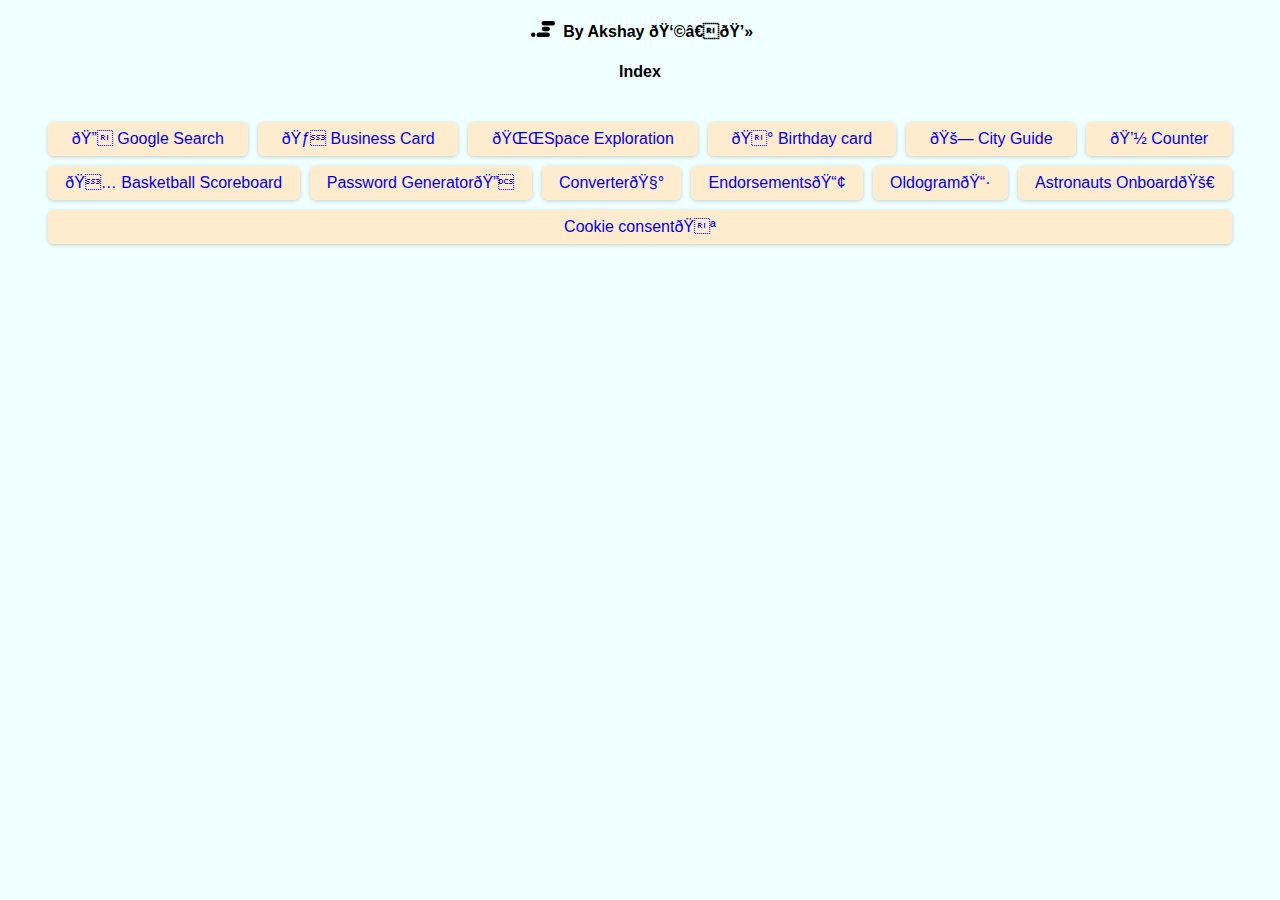
<file: index.html>
<!DOCTYPE html>
<html>

<head>
    <meta name="viewport" content="width=device-width, initial-scale=1.0">
    <title>Scrimba</title>
    <link rel="stylesheet" href="style.css" />
    <meta class="e-ay" content="text/html;charset=utf-8">

    <!-- favicons -->
    <link rel="apple-touch-icon" sizes="180x180" href="/assets/apple-touch-icon.png">
    <link rel="icon" type="image/png" sizes="32x32" href="/assets/favicon-32x32.png">
    <link rel="icon" type="image/png" sizes="16x16" href="/assets/favicon-16x16.png">
    <link rel="manifest" href="/site.webmanifest">
</head>

<body>

    <h4>
        <svg xmlns="http://www.w3.org/2000/svg" width="32" height="16" viewBox="0 0 108 72">
            <rect x="48" width="60" height="20" rx="10"></rect>
            <rect x="25" y="52" width="60" height="20" rx="10"></rect>
            <rect x="49" y="26" width="36" height="20" rx="10"></rect>
            <rect y="52" width="20" height="20" rx="10"></rect>
        </svg>
        By Akshay 👩‍💻
    </h4>
    <h4>Index</h4>
    <ul>
        <li><a href="google-clone/search.html">🔍 Google Search</a></li>
        <li><a href="/business-card/card.html">🃏 Business Card</a></li>
        <li><a href="/space-exploration/space-exploration.html">🌌Space Exploration</a></li>
        <li><a href="/birthday-card/card.html">🍰 Birthday card</a></li>
        <li><a href="/city-guide/city.html">🚗 City Guide</a></li>
        <li><a href="/counter/counter.html">💽 Counter</a></li>
        <li><a href="/basketball-scoreboard/score.html">🏅 Basketball Scoreboard</a></li>
        <li on><a href="/password-generator/generator.html">Password Generator🔐</a></li>
        <li><a href="/converter/converter.html">Converter🧰</a></li>
        <li><a href="/endorsements/endorsements.html">Endorsements📢</a></li>
        <li><a href="/oldogram/oldogram.html">Oldogram📷</a></li>
        <li><a href="/astronauts-onboard/astronauts-onboard.html">Astronauts Onboard🚀</a></li>
        <li><a href="/cookie-consent/cookies.html">Cookie consent🍪</a></li>
    </ul>
</body>

</html>
</file>
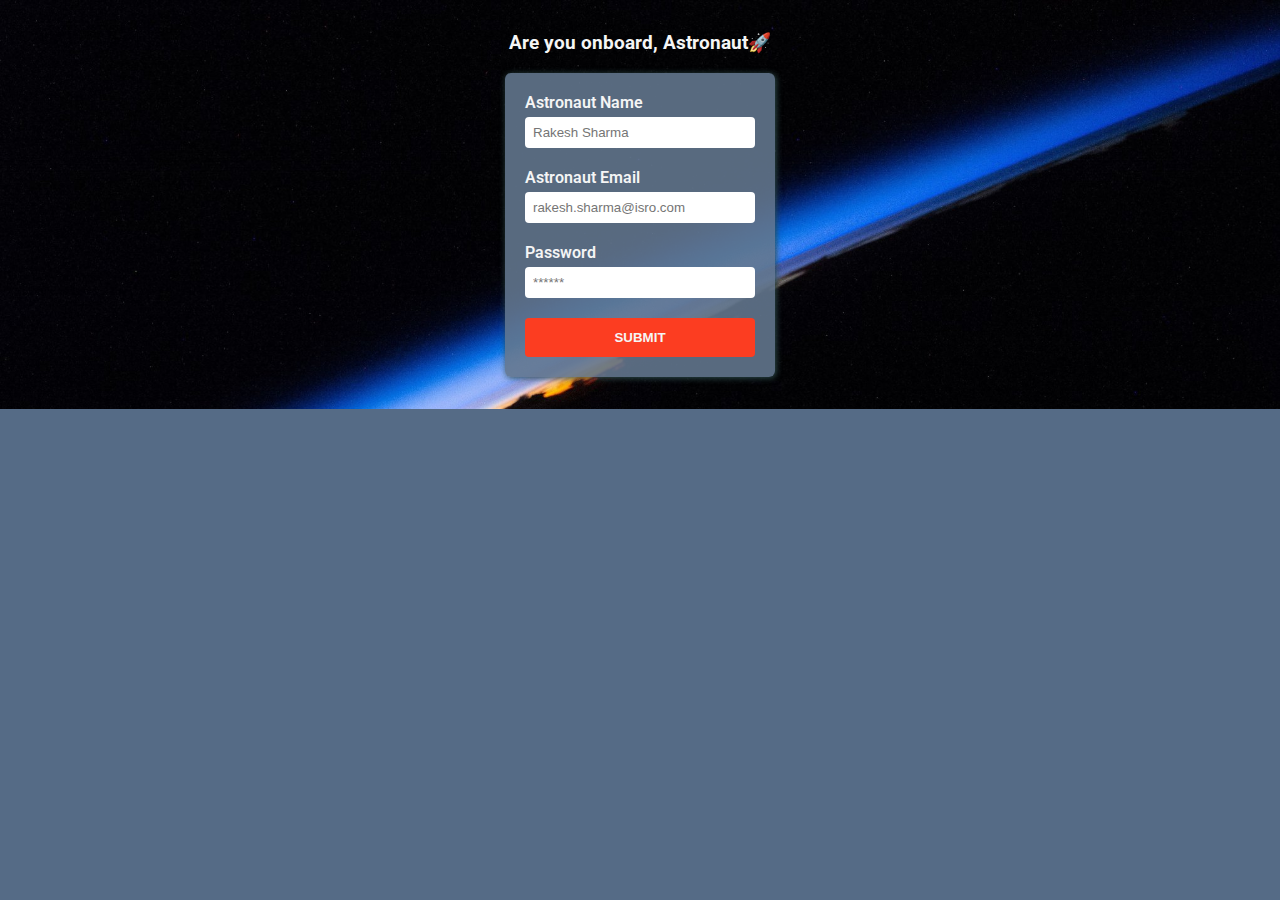
<file: astronauts-onboard/astronauts-onboard.html>
<!DOCTYPE html>
<html>

<head>
    <meta name="viewport" content="width=device-width, initial-scale=1.0" />
    <title>Astronauts Onboard🚀</title>
    <link rel="stylesheet" href="/astronauts-onboard/astronauts-onboard.css">

    <link rel="preconnect" href="https://fonts.googleapis.com">
    <link rel="preconnect" href="https://fonts.gstatic.com" crossorigin>
    <link href="https://fonts.googleapis.com/css2?family=Roboto:wght@400;500;700&display=swap" rel="stylesheet">
</head>

<body>
    <div class="container">

        <header>
            <h3>Are you onboard, Astronaut🚀</h3>
        </header>

        <main>
            <form id="onboarding-form">

                <label for="astronautName">Astronaut Name</label>
                <input type="text" name="astronautName" id="astronautName" placeholder="Rakesh Sharma" required>

                <label for="astronautEmail">Astronaut Email</label>
                <input type="email" name="astronautEmail" id="astronautEmail" placeholder="rakesh.sharma@isro.com"
                    required>

                <label for="password">Password</label>
                <input type="password" name="password" id="password" placeholder="******" required>

                <button id="submit-btn" type="submit">Submit</button>

            </form>

    </div>
    <div class="onboarding-data">
        <ol id="onboard-data-ol"></ol>
    </div>
    </main>


    <script src="/astronauts-onboard/astronauts-onboard.js"></script>
</body>

</html>
</file>
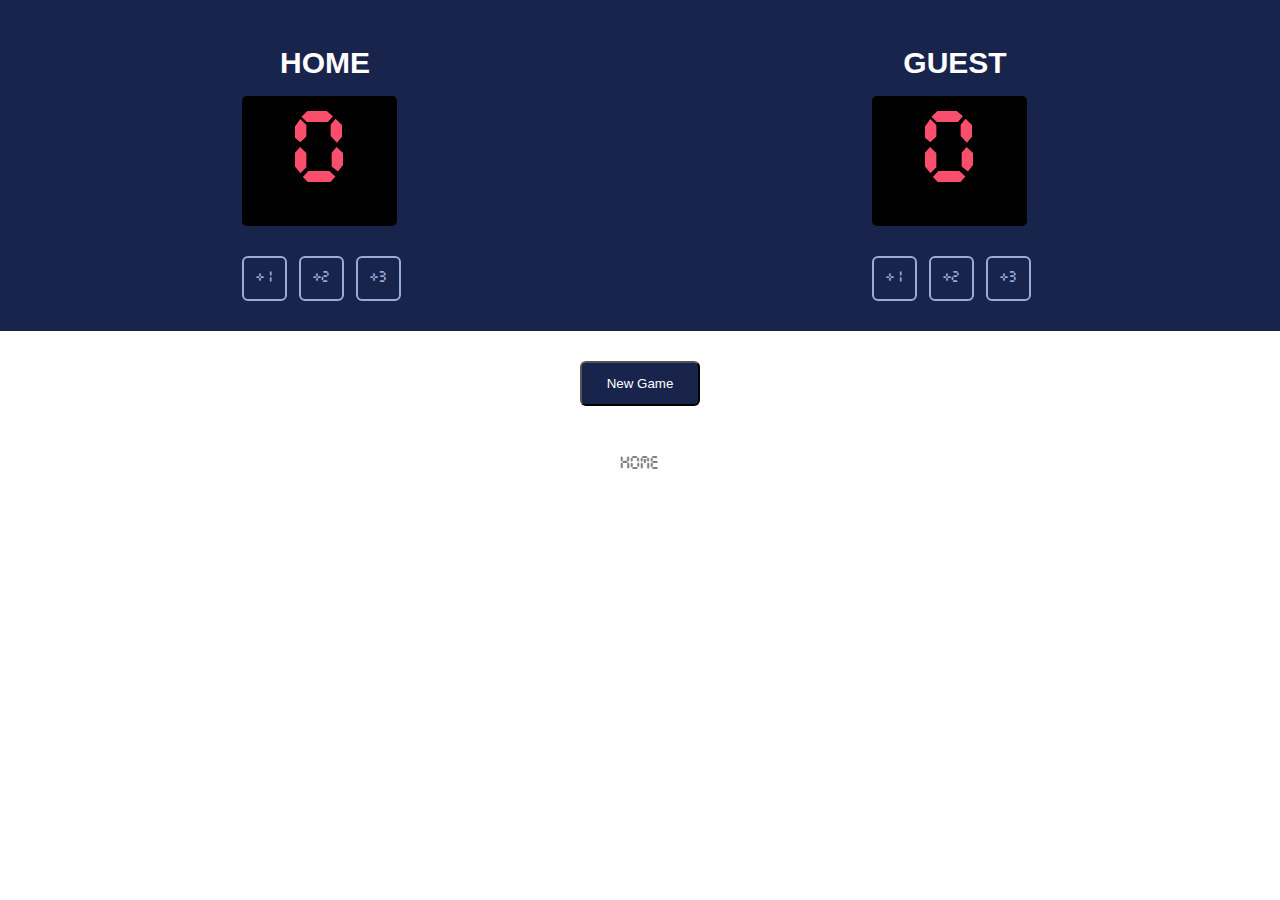
<file: basketball-scoreboard/score.html>
<!DOCTYPE html>
<html lang="en">

<head>
    <title>Basketball Scoreboard</title>
    <link rel="stylesheet" href="/basketball-scoreboard/style-score.css" />
</head>

<body>
    <div class="container">
        <div>
            <h3 class="team-name" id="home-el">HOME</h3>
            <h1 class="score" id="home-score">0</h1>
            <button class="score-handler" onclick="plusOne('home')">+1</button>
            <button class="score-handler" onclick="plusTwo('home')">+2</button>
            <button class="score-handler" onclick="plusThree('home')">+3</button>
        </div>
        <div>
            <h3 class="team-name" id="guest-el">GUEST</h3>
            <h1 class="score" id="guest-score">0</h1>
            <button class="score-handler" onclick="plusOne('guest')">+1</button>
            <button class="score-handler" onclick="plusTwo('guest')">+2</button>
            <button class="score-handler" onclick="plusThree('guest')">+3</button>
        </div>
    </div>
    <button class="new-game" onclick="newGame()">New Game</button>

    <a href="/index.html">Home</a>

    <script src="/basketball-scoreboard/score.js"></script>
</body>

</html>
</file>
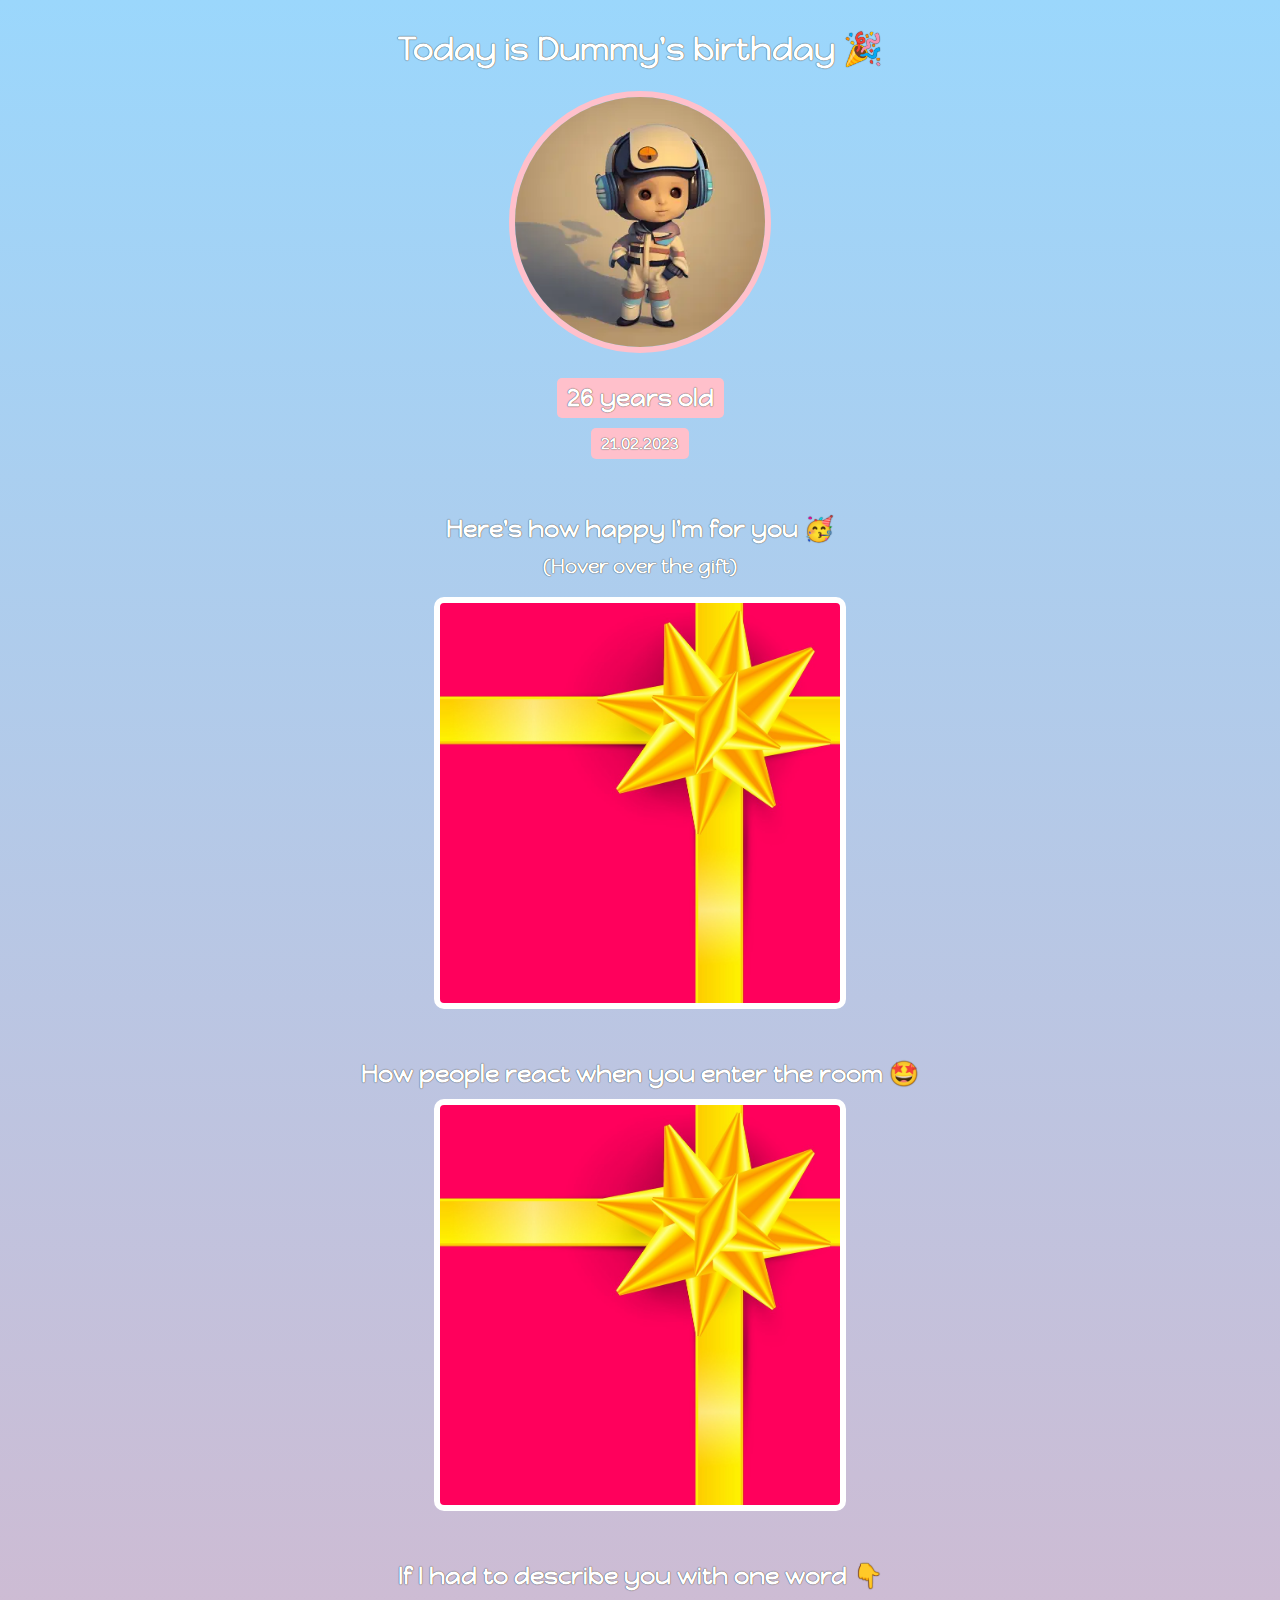
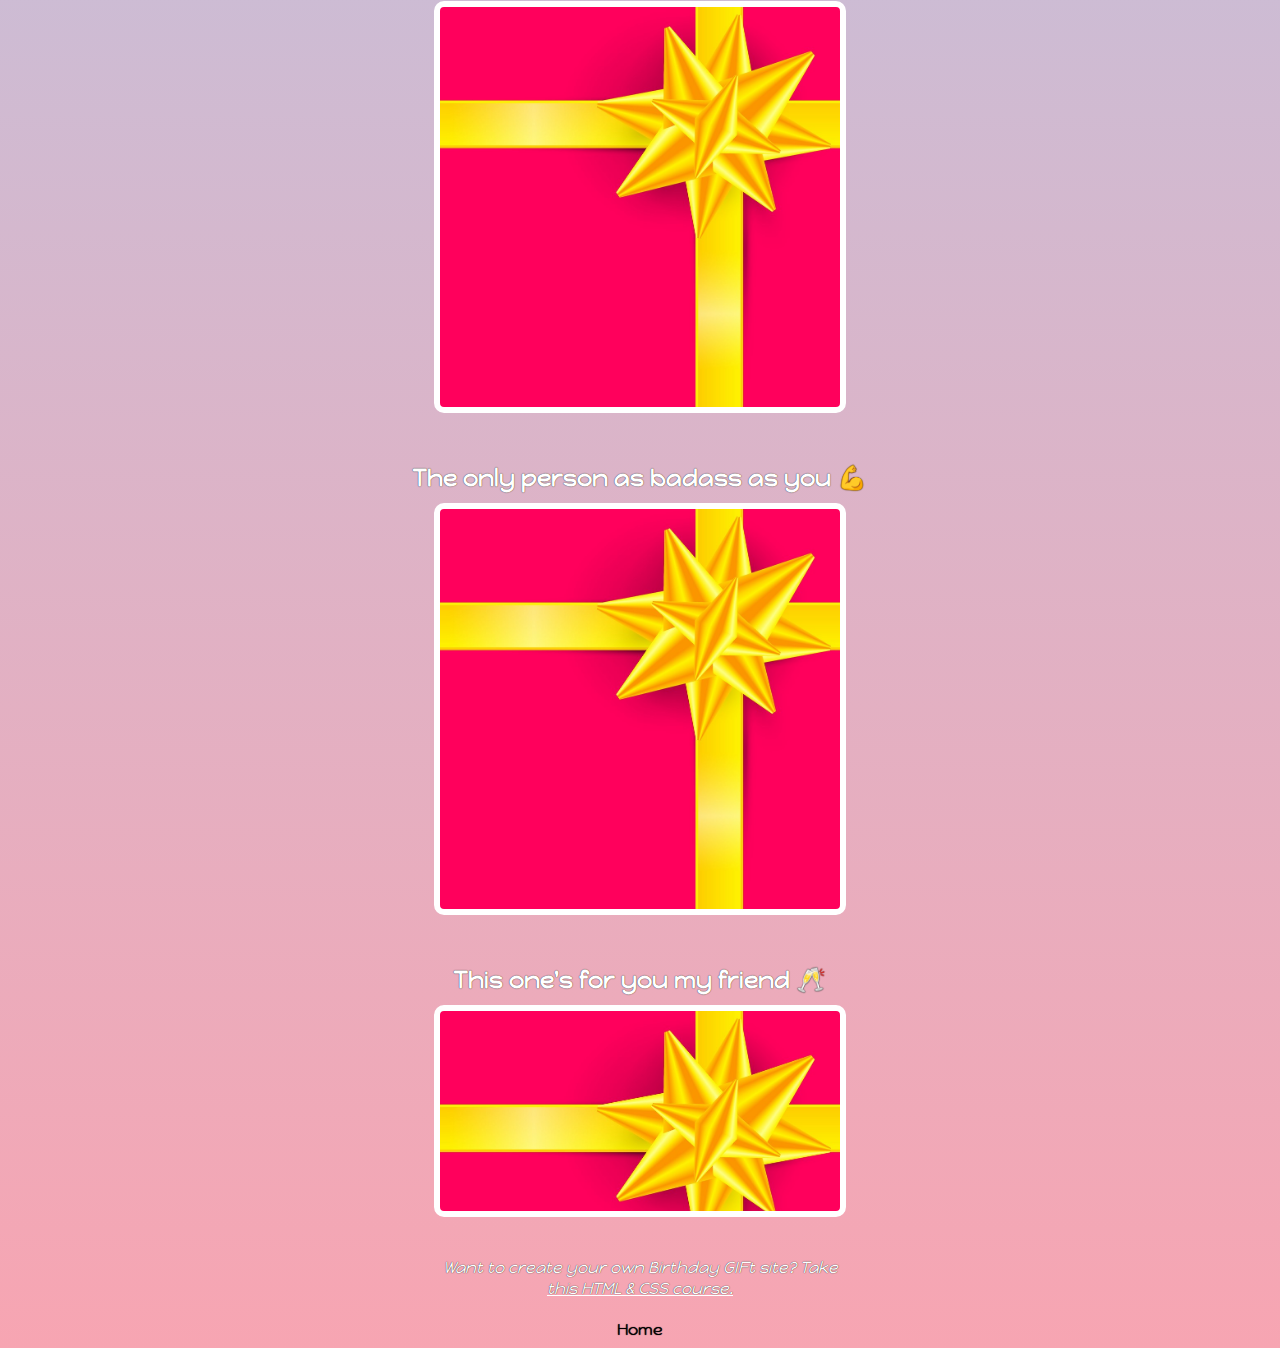
<file: birthday-card/card.html>
<!DOCTYPE html>
<html lang="en">

<head>
    <meta name="viewport" content="width=device-width, initial-scale=1.0">
    <title>Happy Birthday Card</title>
    <link rel="preconnect" href="https://fonts.googleapis.com" />
    <link rel="preconnect" href="https://fonts.gstatic.com" crossorigin />
    <link href="https://fonts.googleapis.com/css2?family=Happy+Monkey&display=swap" rel="stylesheet" />
    <link rel="stylesheet" href="/birthday-card/style-card.css" />
</head>

<body>
    <div class="header">
        <h1>Today is Dummy's birthday 🎉</h1>
        <img class="main-img" src="/birthday-card/bday_boy.webp" />
        <h2>26 years old</h2>
        <h4>21.02.2023</h4>
    </div>

    <!-- we wrap inside gift-section div only for top margin -->
    <div class="gift-section">
        <!-- we have class for h2 & h3 only for adjusting margin - i.e. space between these 2 -->
        <h2 class="gift-title">Here's how happy I'm for you 🥳</h2>
        <h3 class="gift-hint">(Hover over the gift)</h3>
        <!-- we have to use div here instead of img as we can't work hover with img -->
        <!-- <img class="gift-cover" src="/birthday-card/gift-cover.jpg"> -->
        <div class="gift-cover gift-img1"></div>
    </div>

    <div class="gift-section">
        <h2 class="gift-title">How people react when you enter the room 🤩</h2>
        <div class="gift-cover gift-img2"></div>
    </div>

    <div class="gift-section">
        <h2 class="gift-title">If I had to describe you with one word 👇</h2>
        <div class="gift-cover gift-img3"></div>
    </div>

    <div class="gift-section">
        <h2 class="gift-title">The only person as badass as you 💪</h2>
        <div class="gift-cover gift-img4"></div>
    </div>

    <div class="gift-section">
        <h2 class="gift-title">This one's for you my friend 🥂</h2>
        <!-- we use id here for diff height -->
        <div class="gift-cover" id="gift-img5"></div>
    </div>

    <p class="footer">
        Want to create your own Birthday GIFt site? Take
        <a href="https://scrimba.com/learn/htmlandcss" target="_blank">this HTML & CSS course.</a>
    </p>

    <a href="/index.html" class="home">Home</a>
</body>

</html>
</file>
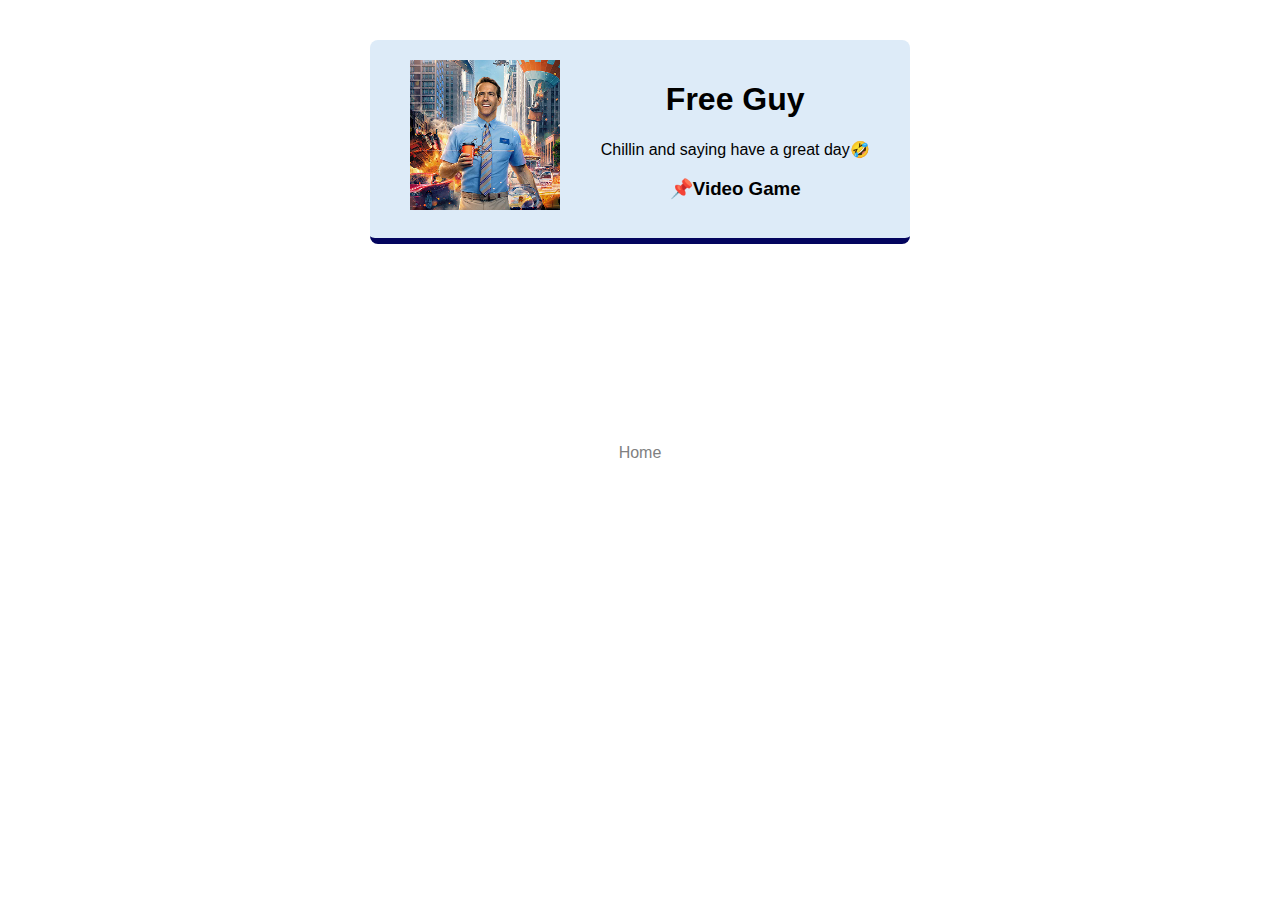
<file: business-card/card.html>
<!DOCTYPE html>
<html lang="en">

<head>
    <meta name="viewport" content="width=device-width, initial-scale=1.0">
    <title>Business Card</title>
    <link rel="stylesheet" href="/business-card/style-card.css">
</head>

<body>
    <div class="card">

        <div>
            <img src="/business-card/free-guy.png" alt="profile picture of free guy">
        </div>

        <div>
            <h1>Free Guy</h1>

            <p>Chillin and saying have a great day🤣</p>
            <h3>📌Video Game</h3>
        </div>

    </div>

    <a href="../index.html">Home</a>
</body>

</html>
</file>
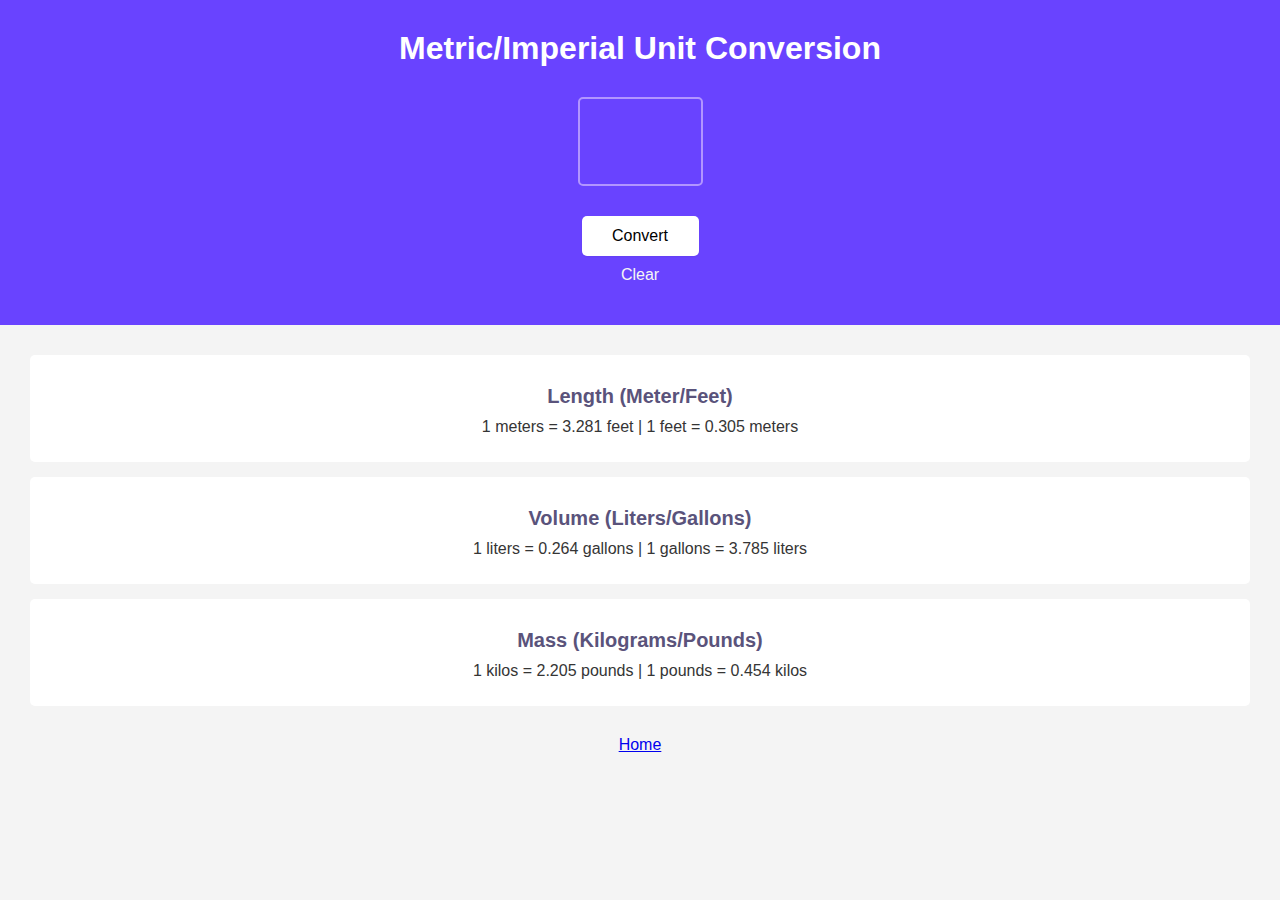
<file: converter/converter.html>
<!DOCTYPE html>
<html>

<head>
    <meta name="viewport" content="width=device-width, initial-scale=1.0">
    <title>Unit Converter🧮</title>
    <link rel="stylesheet" href="/converter/converter.css">
</head>

<body class="background">

    <div class="header">

        <h1>Metric/Imperial Unit Conversion</h1>
        <input id="input-el" type="number" />
        <button id="convert-btn">Convert</button>
        <p id="clear-btn">Clear</p>

    </div>

    <div class="content">

        <div class="result">
            <h3>Length (Meter/Feet)</h3>
            <p id="length-el">1 meters = 3.281 feet | 1 feet = 0.305 meters</p>
        </div>

        <div class="result">
            <h3>Volume (Liters/Gallons)</h3>
            <p id="volume-el">1 liters = 0.264 gallons | 1 gallons = 3.785 liters</p>
        </div>

        <div class="result">
            <h3>Mass (Kilograms/Pounds)</h3>
            <p id="mass-el">1 kilos = 2.205 pounds | 1 pounds = 0.454 kilos</p>
        </div>

    </div>

    <a href="/index.html">Home</a>

    <script src="/converter/converter.js"></script>
</body>

</html>
</file>
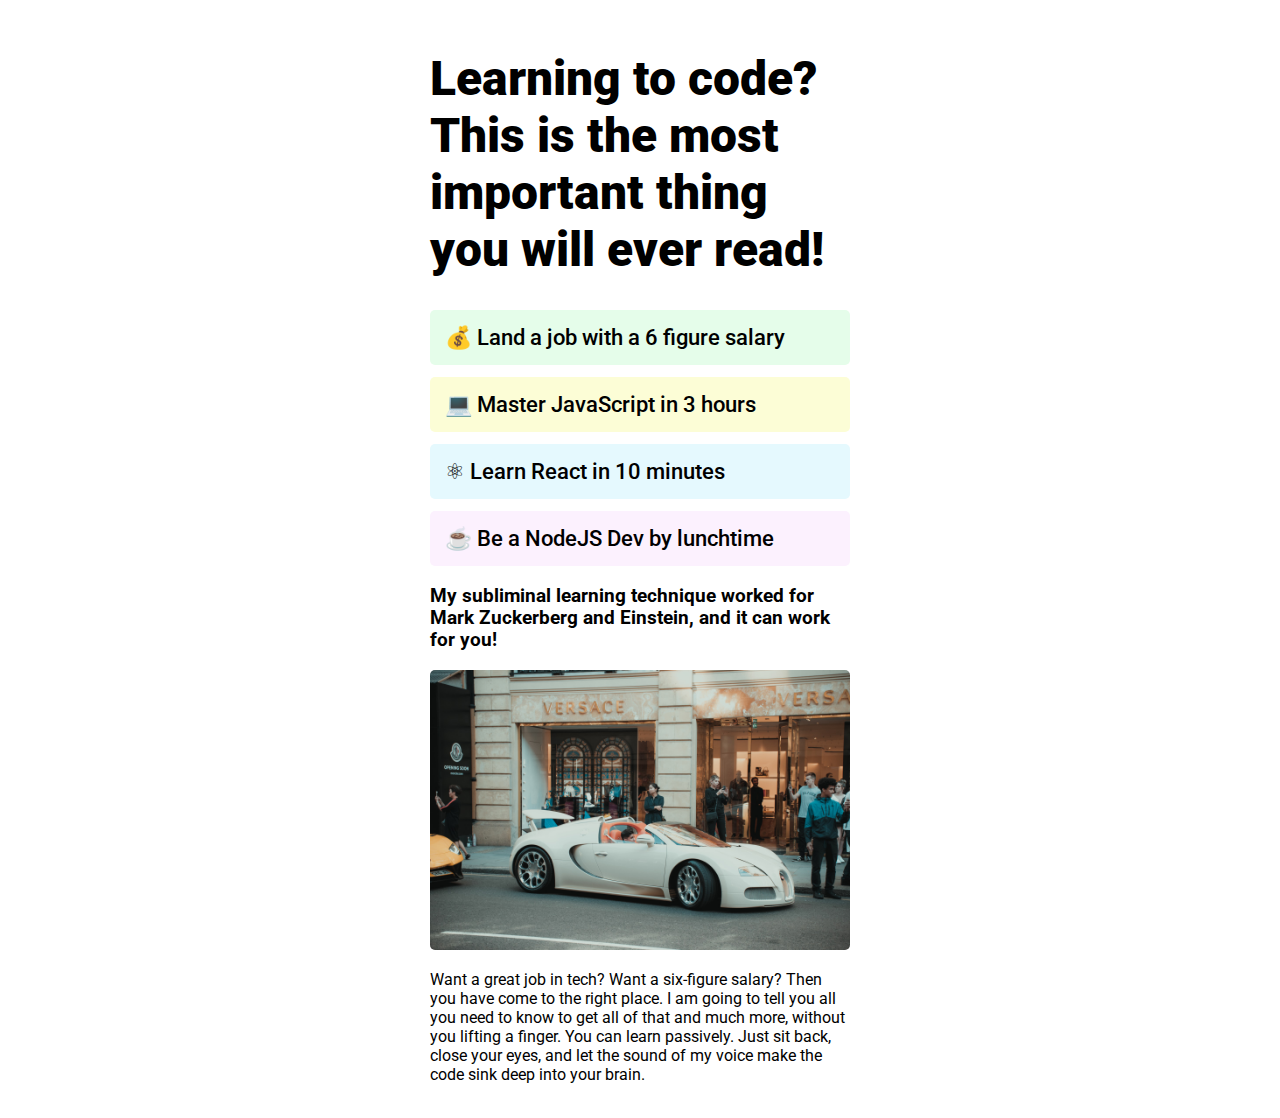
<file: cookie-consent/cookies.html>
<!DOCTYPE html>
<html>

<head>
    <meta name="viewport" content="width=device-width, initial-scale=1.0">
    <title>Cookie consent🍪</title>
    <link rel="stylesheet" href="/cookie-consent/cookies.css">

    <!-- fonts -->
    <link rel="preconnect" href="https://fonts.googleapis.com">
    <link rel="preconnect" href="https://fonts.gstatic.com" crossorigin>
    <link href="https://fonts.googleapis.com/css2?family=Roboto:wght@400;500;700;900&display=swap" rel="stylesheet">
</head>

<body>
    <header>
        <h1>Learning to code? This is the most important thing you will ever read!</h1>
    </header>

    <main>
        <ul>
            <li class="li-green">💰 Land a job with a 6 figure salary</li>
            <li class="li-yellow">💻 Master JavaScript in 3 hours</li>
            <li class="li-blue">⚛ Learn React in 10 minutes</li>
            <li class="li-pink">☕ Be a NodeJS Dev by lunchtime</li>
        </ul>

        <h3>
            My subliminal learning technique worked for Mark Zuckerberg and Einstein, and it can work for you!
        </h3>

        <img src="/cookie-consent/assets/bugatti.jpg" alt="buggati car image">

        <p>Want a great job in tech? Want a six-figure salary? Then you have come to the right place. I am going to tell
            you all you need to know to get all of that and much more, without you lifting a finger. You can learn
            passively. Just sit back, close your eyes, and let the sound of my voice make the code sink deep into your
            brain.</p>
    </main>

    <div class="modal-container" id="modal-container">

        <!-- We have div for btn to align btn to right -->
        <div class="close-btn-container">
            <button id="close-modal-btn" disabled>X</button>
        </div>

        <div class="modal-inner" id="modal-inner">
            <h2>We &#10084;&#65039; Your Data!</h2>
            <p id="modal-text-p">We have strict policy on tracking and spamming: we'll definitely track you and spam
                you. To use this
                site,
                enter your name and email address and accept our ridiculous terms and conditions.</p>

            <form class="consent-form" id="consent-form">
                <input type="text" placeholder="Enter your full name" id="fullName" name="fullName" required>
                <input type="email" placeholder="Enter your email address" id="emailId" name="emailId" required>

                <!-- we wrap btns in div to center them  and use row-reverse-->
                <div class="choice-btns-container" id="choice-btns-container">
                    <button>Accept</button>
                    <button id="decline-btn">Decline</button>
                </div>

            </form>


        </div>

    </div>

    <script src="/cookie-consent/cookies.js"></script>
</body>

</html>
</file>
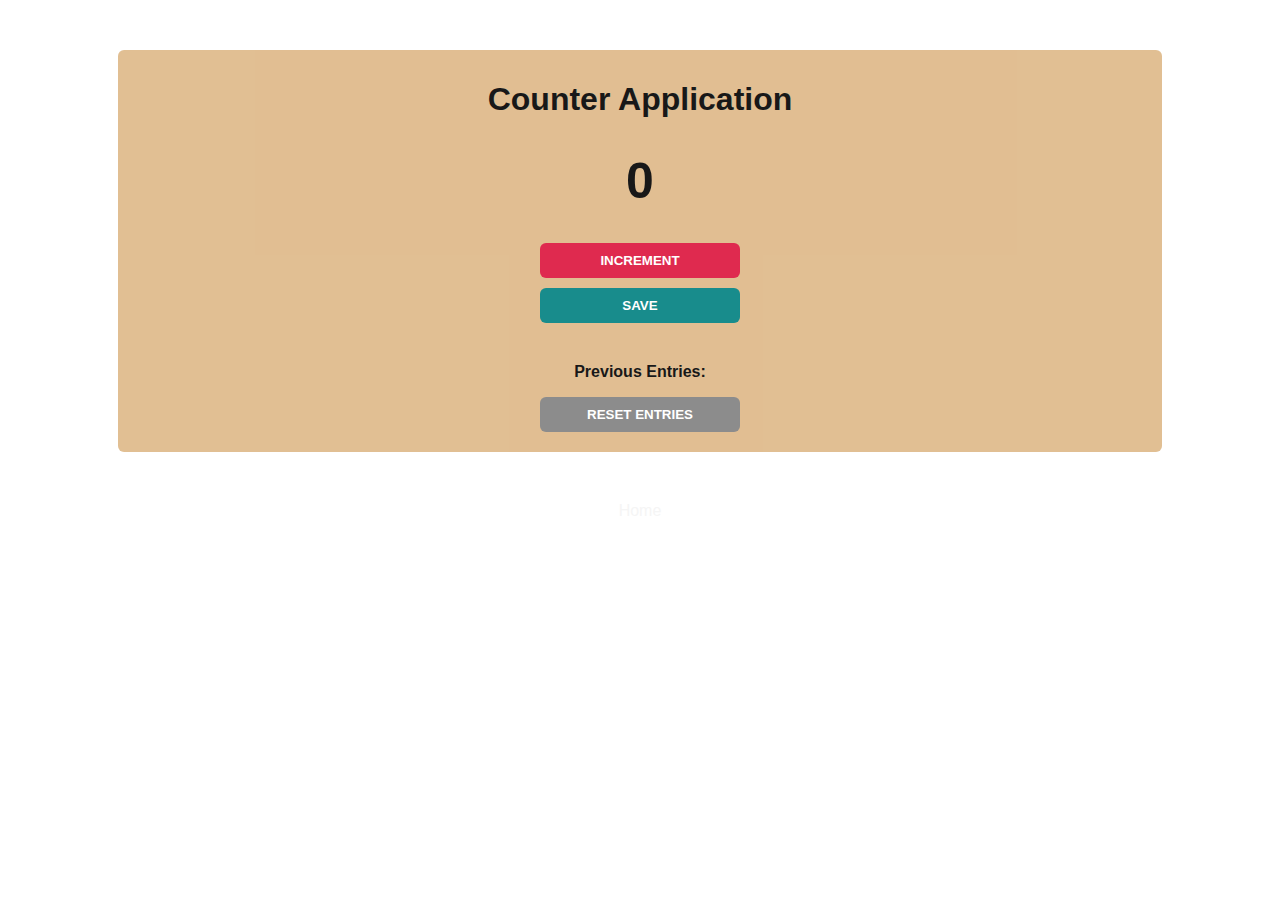
<file: counter/counter.html>
<!DOCTYPE html>
<html lang="en">

<head>
    <meta name="viewport" content="width=device-width, initial-scale=1.0">
    <title>Counter App</title>
    <link rel="stylesheet" href="/counter/style-counter.css">
</head>

<body>
    <div class="container">
        <h1>Counter Application</h1>
        <h1 id="count-el">0</h1>
        <button id="increment-btn" onclick="increment()">Increment</button>
        <button id="save-btn" onclick="save()">Save</button>

        <p id="save-el">Previous Entries: </p>
        <button id="reset-btn" onclick="reset()">Reset Entries</button>
    </div>

    <a href="/index.html">Home</a>
    <script src="/counter/counter.js"></script>
</body>

</html>
</file>
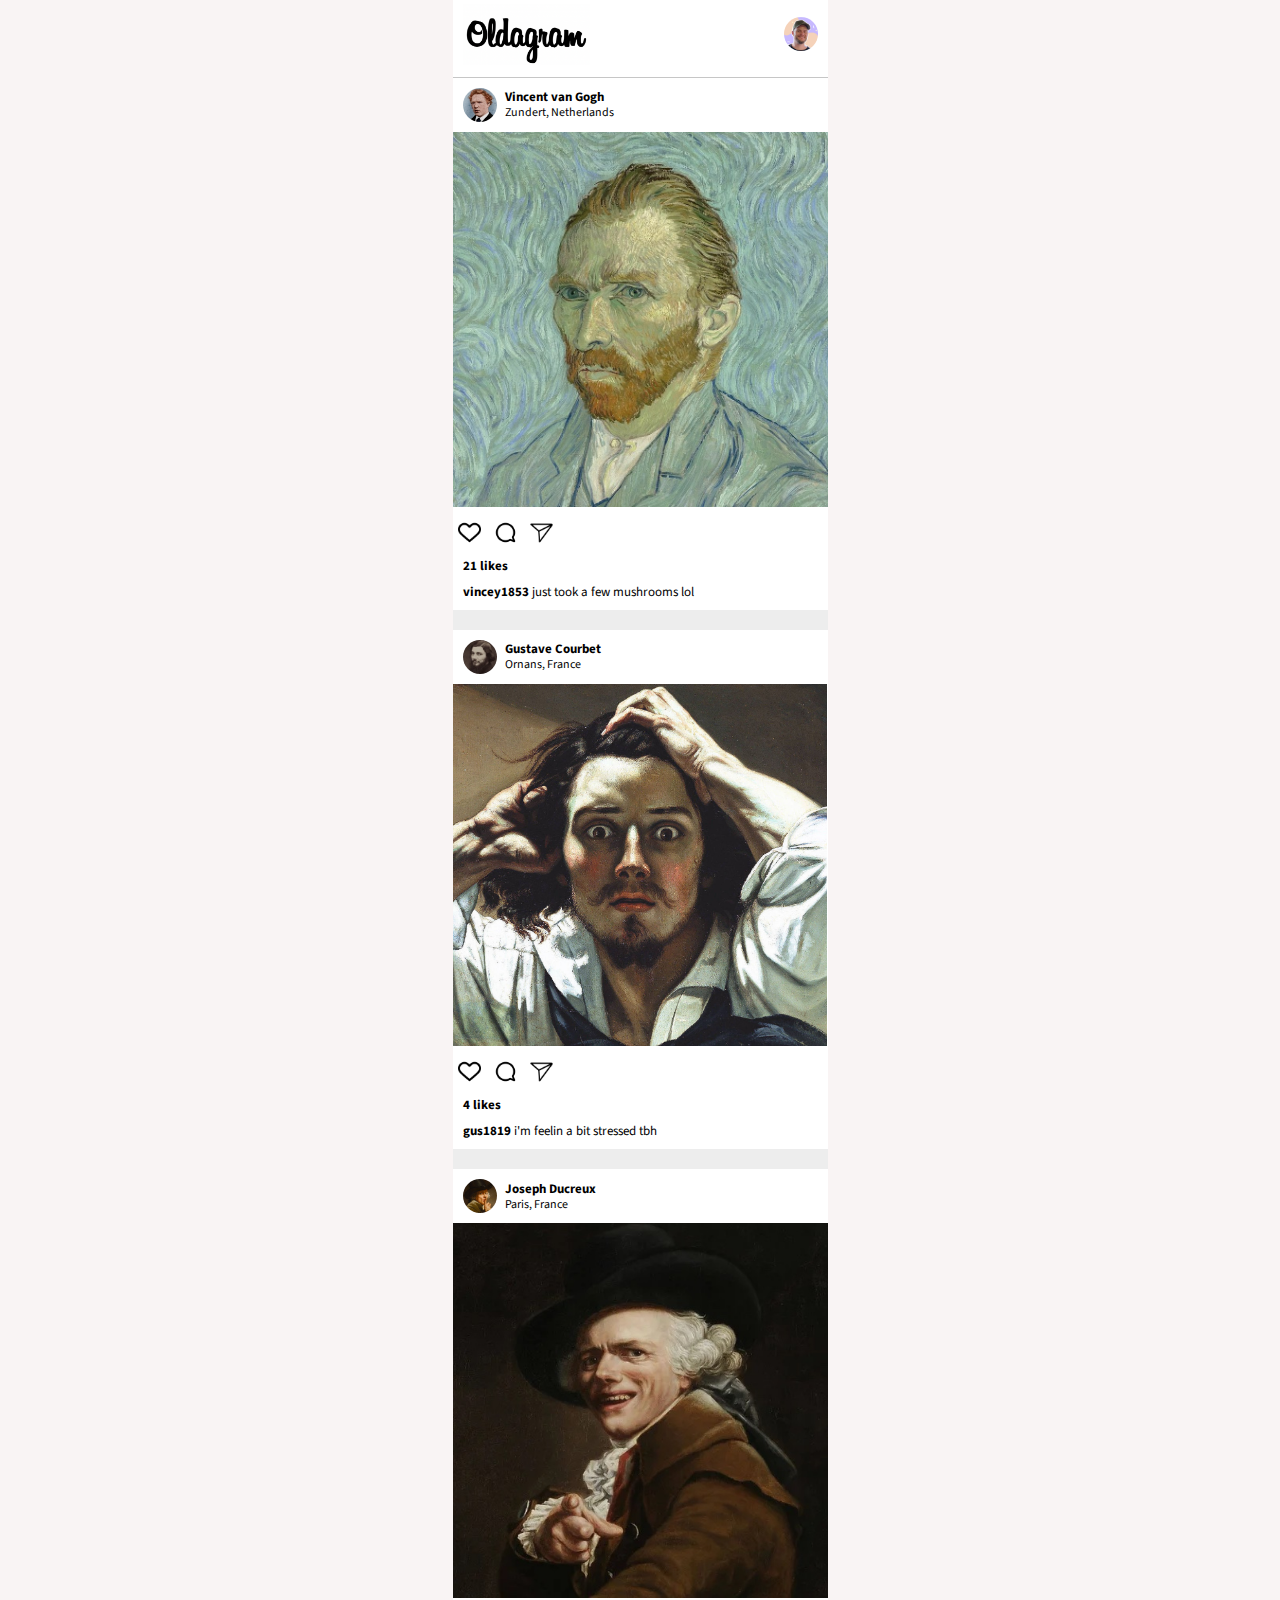
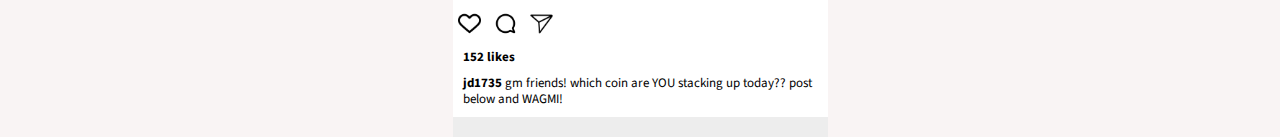
<file: oldogram/oldogram.html>
<!DOCTYPE html>
<html lang="en">

<head>
    <meta name="viewport" content="width=device-width, initial-scale=1.0">
    <title>Oldogram📷</title>
    <link rel="stylesheet" href="/oldogram/oldogram.css">
    <link rel="preconnect" href="https://fonts.googleapis.com">
    <link rel="preconnect" href="https://fonts.gstatic.com" crossorigin>
    <link href="https://fonts.googleapis.com/css2?family=Source+Sans+3:wght@400;700&display=swap" rel="stylesheet">

    <!-- favicon -->
    <link rel="apple-touch-icon" sizes="180x180" href="/oldogram/assets/apple-touch-icon.png">
    <link rel="icon" type="image/png" sizes="32x32" href="/oldogram/assets/favicon-32x32.png">
    <link rel="icon" type="image/png" sizes="16x16" href="/oldogram/assets/favicon-16x16.png">
    <link rel="manifest" href="/oldogram/site.webmanifest">
</head>

<body>

    <div class="container">
        <header class="header">
            <img src="/oldogram/assets/logo.png" alt="logo" class="logo">
            <img src="/oldogram/assets/user-avatar.png" alt="user-avatar" class="user-avatar">
        </header>

        <ul id="ul-el">
            <!-- <li>
                <div class="poster-details">
    
                    <img src="/oldogram/assets/avatar-vangogh.jpg" alt="posted user image" class="user-avatar">
    
                    <div class="name-location">
                        <p class="poster-name">Vincent van Gogh</p>
                        <p class="location">Zundert, Netherlands</p>
                    </div>
    
                </div>
    
                <img src="/oldogram/assets/post-vangogh.jpg" alt="post-vangogh" class="posted-img">
    
                <div>
                    <img src="/oldogram/assets/icon-heart.png" alt="like-button" class="icon-btn" id="heart-btn">
                    <img src="/oldogram/assets/icon-comment.png" alt="like-button" class="icon-btn" id="comment-btn">
                    <img src="/oldogram/assets/icon-dm.png" alt="like-button" class="icon-btn" id="dm-btn">
                </div>
    
                <p class="likes">21,492 likes</p>
                <p class="comments"> <span class="commented-user">vincey1853</span> just took a few mushrooms lol</p>
            </li> -->
        </ul>
    </div>

    <script src="/oldogram/oldogram.js"></script>

</body>

</html>
</file>
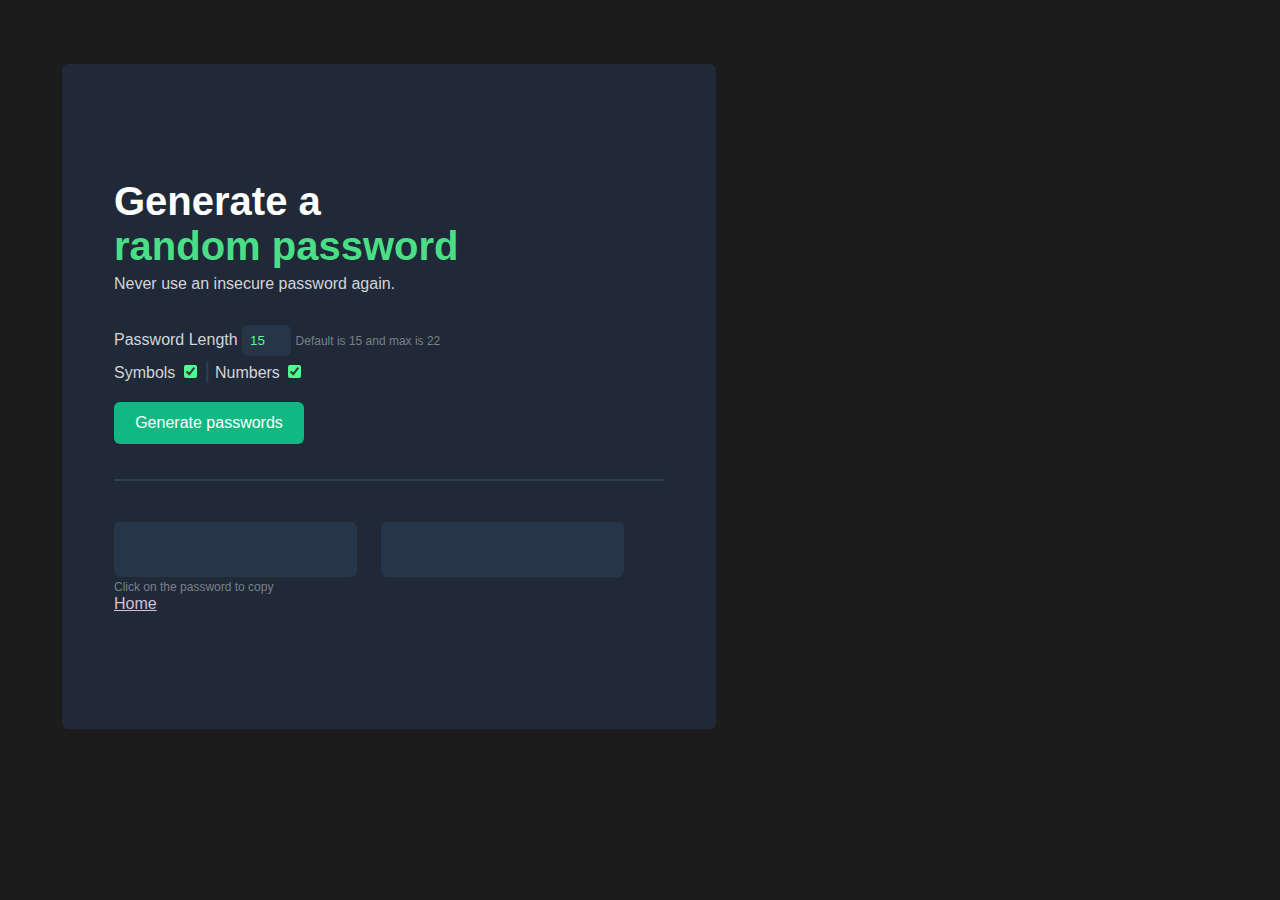
<file: password-generator/generator.html>
<!DOCTYPE html>
<html lang="en">

<head>
    <meta name="viewport" content="width=device-width, initial-scale=1.0">
    <title>Password Generator🔐</title>
    <link rel="stylesheet" href="/password-generator/style-generator.css">
</head>

<body>
    <div id="main-div">
        <h1>Generate a
            <br>
            <span>random password</span>
        </h1>
        <p>Never use an insecure password again.</p>

        <div>
            <label for="pw-length">Password Length</label>
            <input type="number" id="pw-length-input" value="15" min="1" max="22">
            <p id="hint">Default is 15 and max is 22</p>

            <br>

            <label for="Symbols">Symbols</label>
            <input type="checkbox" name="symbols" id="symbols-el" checked>
            <label for="numbers"> <span>|</span> Numbers</label>
            <input type="checkbox" name="numbers" checked>

        </div>

        <button onclick="generator()">Generate passwords</button>

        <div id="line"></div>

        <div id="generated-passwords">
            <p id="password1" class="passwords"></p>
            <p id="password2" class="passwords"></p>
        </div>
        <p id="hint">Click on the password to copy</p>
        <a href="/index.html">Home</a>
    </div>


    <script src="/password-generator/generator.js"></script>
</body>

</html>
</file>
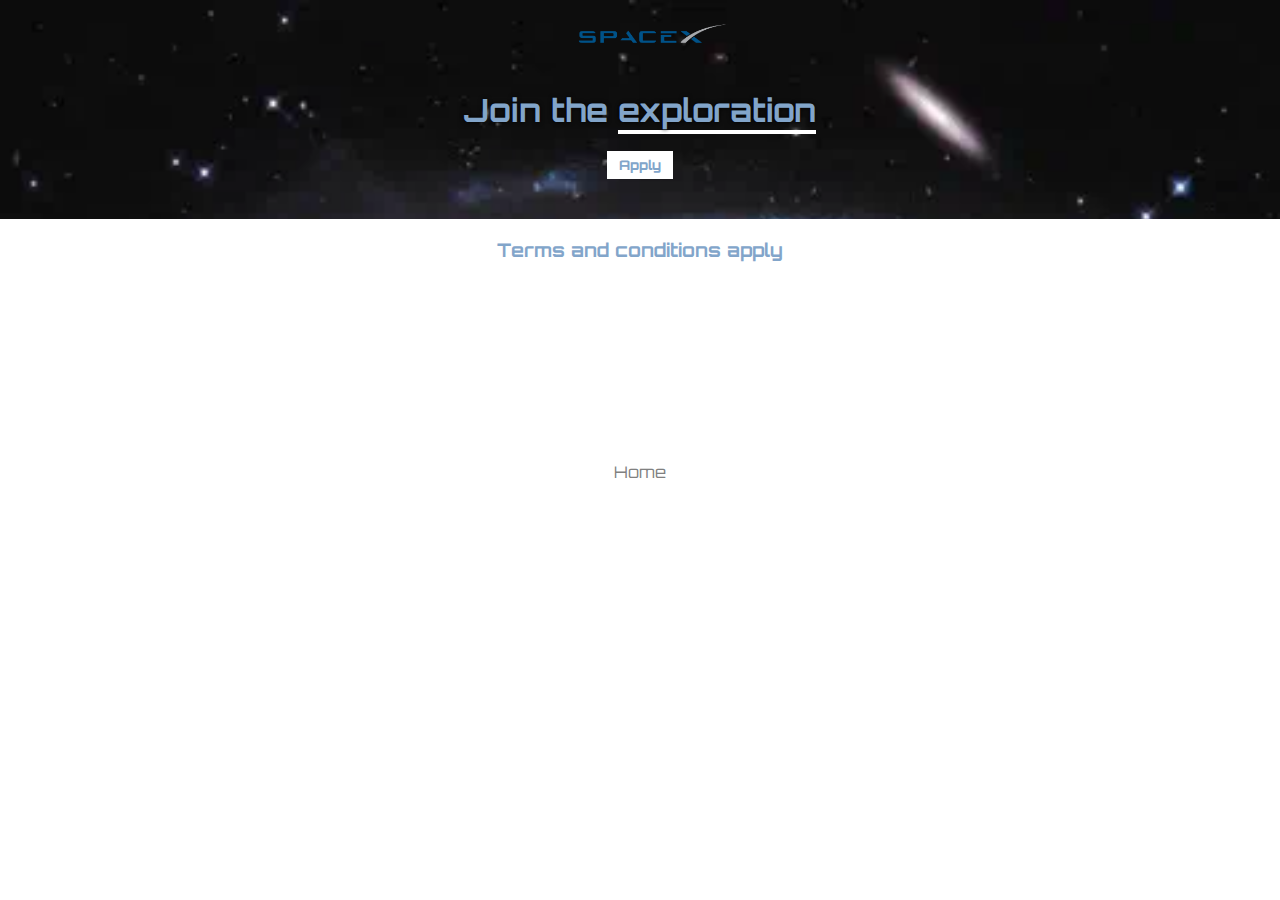
<file: space-exploration/space-exploration.html>
<!DOCTYPE html>
<html>
  <head>
    <title>Space Exploration</title>
    <link rel="preconnect" href="https://fonts.googleapis.com" />
    <link rel="preconnect" href="https://fonts.gstatic.com" crossorigin />
    <link
      href="https://fonts.googleapis.com/css2?family=Orbitron:wght@400;800&display=swap"
      rel="stylesheet"
    />
    <link
      rel="stylesheet"
      href="/space-exploration/style-space-exploration.css"
    />
  </head>

  <body>
    <div id="hero">
      <img src="/space-exploration/logo.png" alt="space x logo" id="logo" />
      <h1>Join the <span id="underline">exploration</span></h1>
      <button id="btn">Apply</button>
    </div>

    <h3>Terms and conditions apply</h3>

    <a href="../index.html">Home</a>
  </body>
</html>
</file>
<file: style.css>
/* ?should we use body/html here */
body {
    background-color: azure;
    text-align: center;
    font-family: sans-serif;
}

h1 {
    /* text-align: center; */
    /* font-family: sans-serif; */
}

ul {
    list-style: none;
    padding: 20px 40px;
    display: flex;
    /* justify-content: center; */
    /* align-items: center; */
    /* without this, li gets squished in single line */
    flex-wrap: wrap;
    /* without this there is no space above and below li as margin does not affect inline items */
    gap: 10px;
}

li {
    border-radius: 6px;
    box-shadow: 0px 1px 4px rgba(0, 0, 0, 0.2);
    /* this is not required as we use flex on ul */
    /* float: left; */
    flex-grow: 1;
}

a {
    background-color: blanchedalmond;
    padding: 8px;
    border-radius: 6px;
    /* if we have display: flex; on ul, this may not be required */
    /* we have this to ensure padding top & bottom is applied */
    display: block;
    text-decoration: none;
}

a:hover {
    background-color: gainsboro;
}

svg {
    color: #c9bbff;
}
</file>
<file: astronauts-onboard/astronauts-onboard.css>
body {
    color: whitesmoke;
    font-family: 'Roboto', sans-serif;
    margin: 0;
    background-color: #415a78e4;
}

.container {
    padding: 32px;
    background: url("/astronauts-onboard/bg-img.jpg");
    background-size: cover;
}

h3 {
    text-align: center;
    margin-top: 0;
}

form {
    width: 230px;
    margin: 0 auto;
    background-color: #62768ee4;
    padding: 20px;
    border-radius: 6px;
    box-shadow: 1px 1px 6px darkslategray;
    font-weight: 600;
    display: flex;
    flex-direction: column;
    gap: 5px;
}

label {
    margin-top: 15px;
}

label:first-child {
    margin-top: 0;
}

input {
    padding: 8px;
    border-radius: 4px;
    border: none;
}

button {
    border: none;
    border-radius: 4px;
    margin-top: 15px;
    padding: 12px;
    background-color: #FC3D21;
    color: whitesmoke;
    font-weight: bold;
    text-transform: uppercase;
    cursor: pointer;
}

button:hover {
    box-shadow: 1px 1px 12px darkslategray;
}

button:active {
    margin-left: auto;
    margin-right: auto;
    width: 228px;
}

.onboarding-data {
    padding: 24px;
}

ol {
    padding: 0;
    margin: 0;
    list-style: none;
}

li {
    background-color: #485c74e4;
    margin: 16px 0;
    padding: 12px;
    padding-left: 24px;
    border-radius: 6px;
    color: rgb(218, 218, 218);
}

li:first-child {
    margin-top: 0;
}

span {
    font-weight: 600;
    color: lightslategray;
    margin: 0 3px 0 4px;
}
</file>
<file: basketball-scoreboard/style-score.css>
body {
    text-align: center;
    margin: 0;
}

.container {
    display: flex;
    justify-content: space-around;
    background-color: #19244d;
    padding: 10px 10px 30px;
    margin-bottom: 30px;
}

.team-name {
    font-size: 30px;
    color: white;
    margin-bottom: 10px;
    font-family: Verdana, Geneva, Tahoma, sans-serif;
    padding: 6px;
    border-radius: 4px;

}

@font-face {
    font-family: "cursed-time";
    src: url("/basketball-scoreboard/Cursed-Timer.ttf");
}

.score {
    font-size: 90px;
    color: #F94F6D;
    background-color: black;
    margin-top: 0;
    margin-bottom: 30px;
    width: 155px;
    height: 120px;
    border-radius: 5px;
    font-family: "cursed-time";
    padding-top: 10px;
    font-weight: 500;
}

.score-handler {
    background: none;
    border: 2px solid #9AABD8;
    color: #9AABD8;
    width: 45px;
    height: 45px;
    margin-right: 8px;
    border-radius: 6px;
    cursor: pointer;
    font-family: "cursed-time";
}

.score-handler:hover {
    box-shadow: 1px 1px 5px grey;
}

.new-game {
    background: #19244d;
    /* border: 2px solid #9AABD8; */
    width: 120px;
    height: 45px;
    ;
    border-radius: 6px;
    color: white;
    cursor: pointer;
}

.new-game:hover {
    box-shadow: 1px 1px 5px grey;
}

a {
    display: block;
    text-decoration: none;
    color: grey;
    margin-top: 50px;
    font-family: "cursed-time";
}

a:hover {
    text-decoration: underline;
    color: blue;
}
</file>
<file: birthday-card/style-card.css>
body {
    /* align all items to center */
    text-align: center;
    /* to add background gradient color */
    background: linear-gradient(rgb(155, 215, 252), rgb(247, 165, 178));
    /* to set font style */
    font-family: "Happy Monkey", cursive;
}

.main-img {
    /* to adjust image size */
    width: 250px;
    /* to make image round */
    border-radius: 50%;
    border: 6px solid pink;
    margin-bottom: 20px;
}

h1,
h2,
h3,
h4,
p,
a {
    /* to change font color */
    color: white;
    /* to improve readability we add shadow */
    text-shadow: 0 0 1px black;
}

.header>h2,
h4 {
    background-color: pink;
    padding: 5px 10px;
    border-radius: 5px;
    margin: 5px;
}

.header {
    display: flex;
    flex-direction: column;
    align-items: center;
    margin-bottom: 5px;
}

.gift-section {
    margin-top: 50px;
}

.gift-title {
    margin-bottom: 10px;
}

.gift-hint {
    margin-top: 0px;
}

.gift-cover {
    background-image: url("/birthday-card/gift-cover.jpg");
    background-size: cover;
    margin: auto;
    width: 400px;
    height: 400px;
    border: 6px solid white;
    border-radius: 10px;
}

.gift-img1:hover {
    background-image: url("https://media.giphy.com/media/chzz1FQgqhytWRWbp3/giphy.gif");
}

.gift-img2:hover {
    background-image: url("https://media.giphy.com/media/vKHKDIdvxvN7vTAEOM/giphy.gif");
}

.gift-img3:hover {
    background-image: url("https://media.giphy.com/media/3KCOFfdqmptLi/giphy.gif");
}

.gift-img4:hover {
    background-image: url("https://media.giphy.com/media/3ov9jWu7BuHufyLs7m/giphy.gif");
}

#gift-img5 {
    height: 200px;
}

#gift-img5:hover {
    background-image: url("https://media.giphy.com/media/8Iv5lqKwKsZ2g/giphy.gif");
}

a {
    color: white;
}

.footer {
    width: 400px;
    margin: 40px auto 20px;
    font-style: italic;
}

.home {
    color: black;
    text-decoration: none;
}

.home:hover {
    color: blue;
    text-decoration: underline;
}
</file>
<file: business-card/style-card.css>
body {
    font-family: Verdana, Geneva, Tahoma, sans-serif;
}

img {
    width: 150px;
}

/* 
flex shows direct children in col fashion 
so we wrap img and other data in 2 divs
*/
.card {
    padding: 20px;
    background: #ddebf8;
    /* to align children in columnar */
    display: flex;
    /* so that it will not take up entire width as flex is block */
    width: 500px;
    justify-content: space-around;
    border-bottom: 6px solid #03045e;
    border-radius: 8px;
    text-align: center;
    /* for center alignment */
    margin: 40px auto;
}

.card:hover {
    box-shadow: 2px 5px 6px rgb(226, 226, 226);
}

a {
    display: block;
    margin-top: 200px;
    color: grey;
    text-decoration: none;
    text-align: center;
}

a:hover {
    color: blue;
    text-decoration: underline;
}
</file>
<file: converter/converter.css>
body {
    text-align: center;
    font-family: 'Segoe UI', Tahoma, Geneva, Verdana, sans-serif;
    margin: 0;
    background-color: #F4F4F4;
}

.header {
    height: 265px;
    /* min-width: 500px; */
    background-color: #6943FF;
    padding: 30px;
}

h1 {
    color: white;
    margin: 0;
}

input::-webkit-outer-spin-button,
input::-webkit-inner-spin-button {
    -webkit-appearance: none;
    margin: 0;
}

#input-el {
    -webkit-appearance: none;
    -moz-appearance: none;
    appearance: none;
    display: block;
    margin: 30px auto;
    width: 117px;
    height: 83px;
    border-radius: 5px;
    border: 2px solid #B295FF;
    background-color: #6943FF;
    color: white;
    font-size: 58px;
    font-weight: 800;
    text-align: center;
    font-family: inherit;
}

button {
    width: 117px;
    height: 40px;
    background-color: white;
    border-radius: 5px;
    box-shadow: 0px 1px 2px rgba(0, 0, 0, 0.05);
    border: none;
    font-weight: 500;
    font-size: 16px;
    cursor: pointer;
    display: block;
    margin: 10px auto;
}

button:hover {
    background-color: aliceblue;
}

#clear-btn {
    color: whitesmoke;
    display: inline;
    font-weight: 400;
}

#clear-btn:hover {
    color: #B295FF;
    cursor: pointer;
}

.content {
    padding: 30px;
    display: flex;
    flex-direction: column;
    gap: 15px;
}

.result {
    background-color: white;
    /* min-width: 450px; */
    /* height: 110px;s */
    /* margin: 25px auto; */
    border-radius: 5px;
    padding: 10px;
    display: flex;
    justify-content: center;
    flex-direction: column;
}

h3 {
    margin-bottom: 10px;
    font-size: 20px;
    color: #5A537B;
}

p {
    margin-top: 0;
    /* font-weight: 500; */
    color: #353535;
}

a {
    display: block;
    margin-bottom: 10px;
}
</file>
<file: cookie-consent/cookies.css>
body {
    font-family: 'Roboto', sans-serif;
    max-width: 420px;
    margin: 0 auto;
    padding: 18px;
}

h1 {
    font-weight: 900;
    font-size: 48px;
}

ul {
    list-style: none;
    padding: 0;
}

li {
    padding: 15px;
    margin-bottom: 12px;
    border-radius: 5px;
    font-weight: 500;
    font-size: 22px;
}

.li-green {
    background-color: #E5FDEA
}

.li-yellow {
    background-color: #FCFDD6
}

.li-blue {
    background-color: #E5F9FE
}

.li-pink {
    background-color: #FCF1FE
}

img {
    width: 100%;
    border-radius: 5px;
}

/* modal */

.modal-container {
    background-color: #212529;
    color: whitesmoke;
    border-radius: 5px;
    box-shadow: 0px 0px 6px 2px #666;
    font-size: 16px;
    height: 420px;
    max-width: 350px;
    position: fixed;
    left: 0;
    top: 0;
    right: 0;
    bottom: 0;
    margin: auto;
    display: none;
}

.close-btn-container {
    text-align: right;
    margin: 9px;
}

h2 {
    margin-top: 0;
}

#close-modal-btn {
    background-color: transparent;
    color: whitesmoke;
    font-size: 22px;
    border: none;
}

#close-modal-btn:hover,
#close-modal-btn:active {
    color: red;
}

#close-modal-btn:disabled {
    /* we add color here, else hover color will take effect when hovered */
    color: whitesmoke;
    opacity: 0.2;
    cursor: not-allowed;
}

.modal-inner {
    width: 290px;
    margin: 0 auto;
}

form {
    display: flex;
    flex-direction: column;
    gap: 8px;
}

input {
    padding: 10px;
    font-size: 16px;
    border-radius: 3px;
    border: 1px solid #212529;
    width: 100%;
    box-sizing: border-box;
}

.choice-btns-container {
    padding: 10px 16px;
    display: flex;
    justify-content: center;
    gap: 10px;
}

.reverse {
    flex-direction: row-reverse;
}

button {
    padding: 10px 24px;
    cursor: pointer;
    font-weight: bold;
}

#upload-text {
    margin: 32px 0;
    text-align: center;
}

span {
    color: fuchsia;
}
</file>
<file: counter/style-counter.css>
body {
    text-align: center;
    font-family: 'Segoe UI', Tahoma, Geneva, Verdana, sans-serif;
    background-image: url("https://images.unsplash.com/photo-1677035149715-7b21561d0202?ixlib=rb-4.0.3&ixid=MnwxMjA3fDB8MHxwaG90by1wYWdlfHx8fGVufDB8fHx8&auto=format&fit=crop&w=464&q=80");
    background-size: cover;
    /* height: 100vh; */
    margin: 0;

}

.container {
    /* width: 350px; */
    max-width: 80%;
    margin: 50px auto;
    background-color: burlywood;
    border-radius: 6px;
    padding: 10px;
    opacity: 0.9;
}

#count-el {
    font-size: 50px;
}

button {
    /* to show buttons in separate lines */
    display: block;
    /* to center buttons */
    margin: 10px auto;
    padding: 10px;
    /* height: 40px; */
    width: 200px;
    text-transform: uppercase;
    font-weight: bold;
    color: white;
    border: none;
    border-radius: 6px;
    cursor: pointer;
}

#increment-btn {
    background-color: crimson;
}

#save-btn {
    background-color: teal;
    margin-bottom: 40px;
}

p {
    font-weight: bold;
}

#reset-btn {
    background-color: grey;
}

a {
    color: whitesmoke;
    text-decoration: none;
}

a:hover {
    color: chartreuse;
    text-decoration: underline;
}
</file>
<file: oldogram/oldogram.css>
body {
    margin: 0;
    font-family: 'Source Sans 3', sans-serif;
    background-color: #f9f4f4;
}

.container {
    max-width: 375px;
    margin: 0 auto;
    background-color: white;
}

/* for logo and profile img */
.header {
    display: flex;
    align-items: center;
    justify-content: space-between;
    padding: 4px 10px 12px;
    border-bottom: 1px solid #C6C6C6;
}

.logo {
    width: 127px;
}

.user-avatar {
    border-radius: 100%;
    width: 34px;
}

ul {
    list-style: none;
    margin: 0;
    padding: 0;
}

.poster-details {
    display: flex;
    align-items: center;
    padding: 10px;
}

.name-location {
    margin-left: 8px;
}

.poster-name,
.location {
    margin: 0;
}

.poster-name {
    font-weight: 700;
    font-size: 13px;
    line-height: 16px;
}

.location {
    font-weight: 400;
    font-size: 12px;
    line-height: 15px;
}

.posted-img {
    max-width: 100%;
    /* max-height: 100%; */
    /* width: 375px; */
    /* height: 375px; */
    cursor: pointer;
}

.icon-btn {
    width: 23px;
    padding: 8px 5px;
    cursor: pointer;
}

.icon-btn:hover,
.icon-btn:active {
    opacity: 0.5;
}

.likes,
.comments {
    padding-left: 10px;
    font-size: 13px;
    line-height: 16px;
    margin: 0;
    padding-bottom: 10px;
}

.likes,
.commented-user {
    font-weight: 700;
}

.comments {
    border-bottom: 20px solid #ededed;

}
</file>
<file: password-generator/style-generator.css>
body {
    margin: 0;
    /* padding: 30px; */
    background-color: #1C1C1C;
    color: white;
    /* text-align: center; */
    font-family: 'Segoe UI', Tahoma, Geneva, Verdana, sans-serif;
}

#main-div {
    background-color: #1F2937;
    width: 550px;
    height: 550px;
    padding: 115px 52px 0;
    margin: 64px 62px;
    border-radius: 6px;
}

h1 {
    margin: 0;
    font-size: 40px;
}

h1>span {
    color: #4ADF86;
}

p {
    /* font-size: 20px; */
    color: #D5D4D8;
    margin-top: 6px;
    margin-bottom: 32px;
}

label {
    color: #D5D4D8;

}

#pw-length-input {
    color: #55F991;
    background-color: #273549;
    border: none;
    padding: 8px;
    border-radius: 6px;
}

#pw-length-input:focus {
    /* border: none; */
    outline: none;
}

input[type=number]::-webkit-inner-spin-button,
input[type=number]::-webkit-outer-spin-button {
    -webkit-appearance: none;
    margin: 0;
}

input[type="checkbox"]:checked {
    color: #55F991;
    accent-color: #55F991;
    border: #273549;

}

label>span {
    color: #2F3E53;
    font-size: 24px;
}

button {
    width: 190px;
    height: 42px;
    background-color: #10B981;
    color: white;
    font-size: 16px;
    box-shadow: 0px 1px 2px rgba(0, 0, 0, 0.05);
    border-radius: 6px;
    border: none;
    cursor: pointer;
    margin-top: 18px;
}

button:hover {
    background-color: #0ca06f;
}

#line {
    background-color: #2F3E53;
    height: 2px;
    margin: 35px 0;
}

#generated-passwords {
    display: flex;
    /* flex-wrap: wrap; */
}

.passwords {
    width: 211px;
    height: 39px;
    background-color: #273549;
    color: #55F991;
    font-size: 16px;
    line-height: 32px;
    text-align: center;
    border-radius: 6px;
    padding: 8px 16px;
    margin-right: 24px;
    margin-bottom: 0;
    cursor: pointer;
}

#hint {
    display: inline;
    font-size: 12px;
    color: #d5d4d885;
}

a {
    display: block;
    color: thistle;
}
</file>
<file: space-exploration/style-space-exploration.css>
body {
    text-align: center;
    font-family: 'Orbitron', sans-serif;
    color: #82a5ca;
    margin: 0;
}

#hero {
    background-image: url("/space-exploration/bg.webp");
    background-size: cover;
    padding: 10px 0 40px 0;
}

#logo {
    width: 200px;
    /* background: white; */
}

/* 
we add the sahdow to improve contrast
*/
h1 {
    text-shadow: 0 0 4px black;
}

#underline {
    border-bottom: 4px solid white;
}

#btn{
    padding: 6px 12px;
    border: none;
    font-family: 'Orbitron', sans-serif;
    color: #82a5ca;
    font-weight: 800;
    background: white;
}

a {
    color: grey;
    display: block;
    margin-top: 200px;
    text-decoration: none;
}

a:hover {
    color: blue;
    text-decoration: underline;
}
</file>
